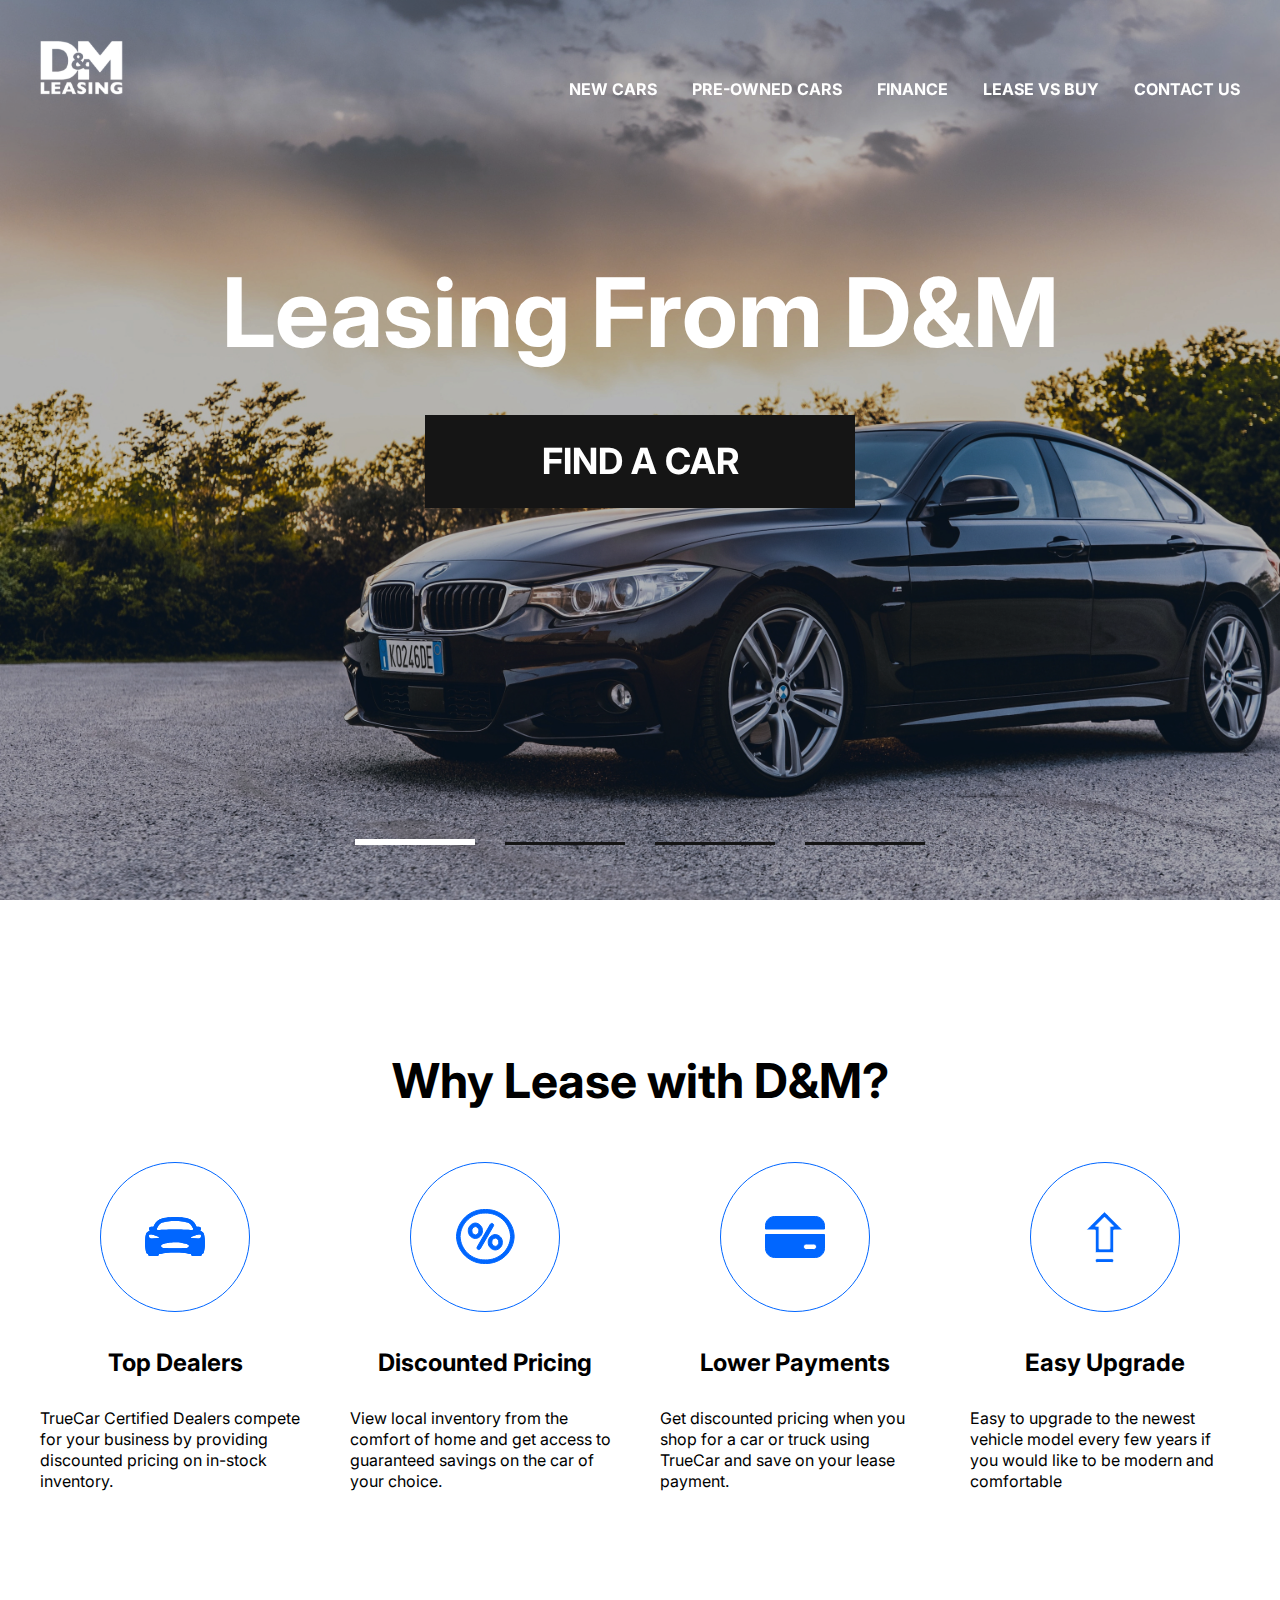
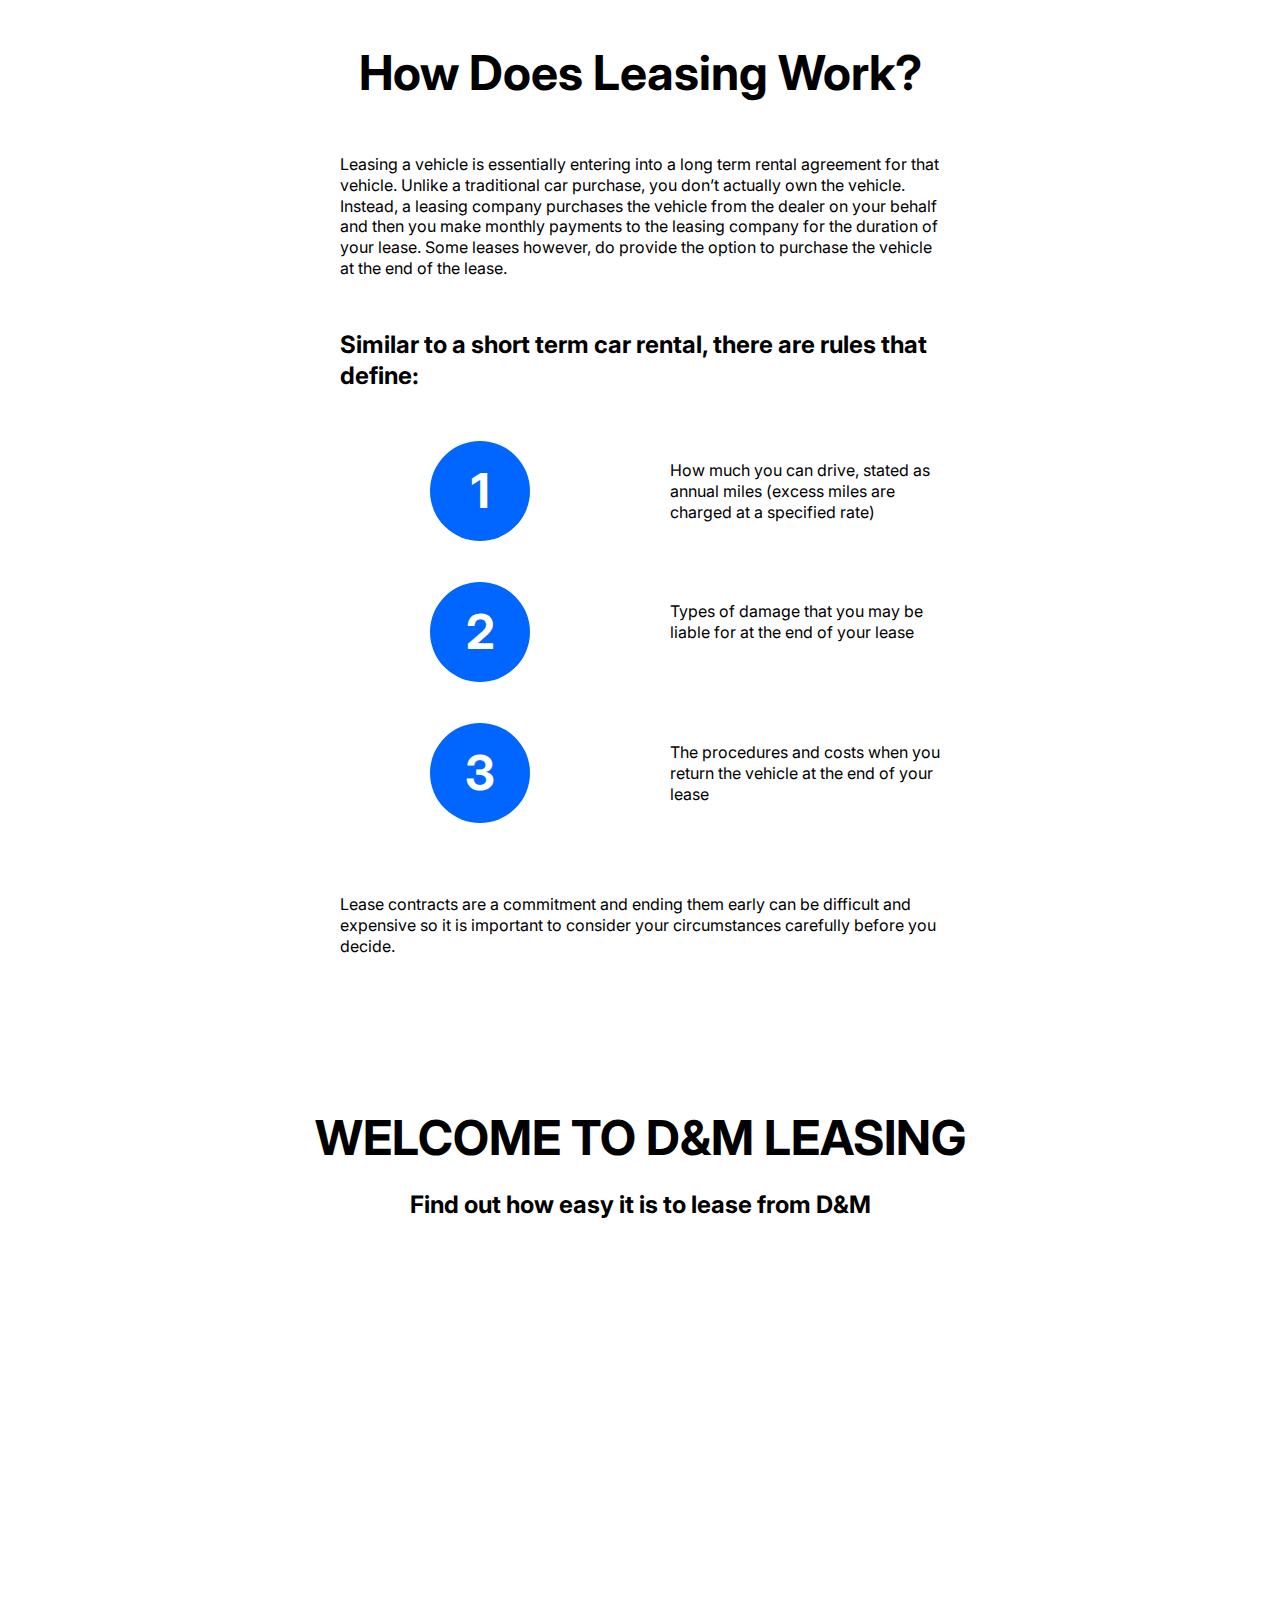
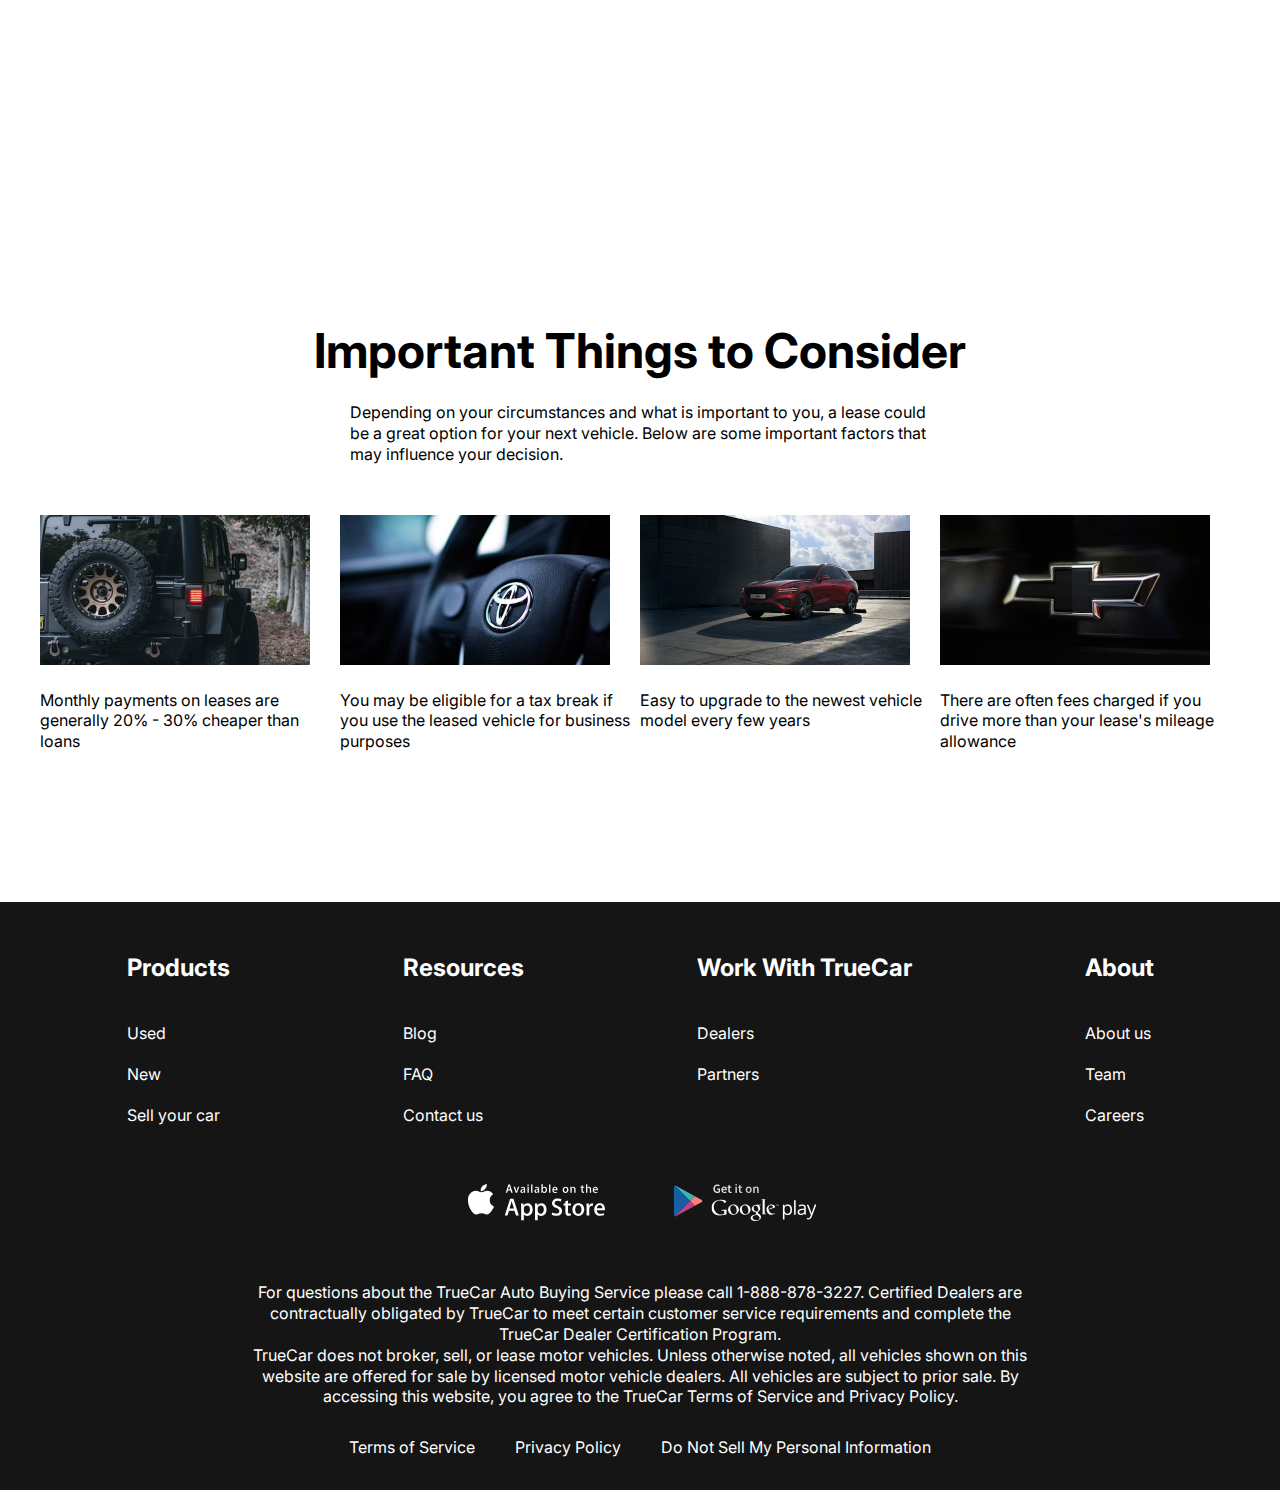
<file: index.html>
<!DOCTYPE html>
<html lang="en">
  <head>
    <meta charset="UTF-8" />
    <meta http-equiv="X-UA-Compatible" content="IE=edge" />
    <meta name="viewport" content="width=device-width, initial-scale=1.0" />
    <title>Leasing From D&M</title>
    <link rel="preconnect" href="https://fonts.googleapis.com" />
    <link rel="preconnect" href="https://fonts.gstatic.com" crossorigin />
    <link
      href="https://fonts.googleapis.com/css2?family=Inter:wght@400;700&display=swap"
      rel="stylesheet"
    />
    <link
      rel="stylesheet"
      href="https://cdn.jsdelivr.net/npm/swiper@9/swiper-bundle.min.css"
    />
    <link rel="stylesheet" href="css/style.css" />
  </head>
  <body>
    <div class="wrapper">
      <header class="header header-main">
        <div class="container">
          <div class="header__inner">
            <a class="logo" href="index.html">
              <img class="logo__img" src="images/logo.svg" alt="logo-img" />
            </a>
            <nav class="menu">
              <button class="menu__btn">
                <span></span>
                <span></span>
                <span></span>
              </button>
              <ul class="menu__list">
                <li class="menu__list-item">
                  <a class="menu__list-link" href="new-cars.html">NEW CARS</a>
                </li>
                <li class="menu__list-item">
                  <a class="menu__list-link" href="#">PRE-OWNED CARS</a>
                </li>
                <li class="menu__list-item">
                  <a class="menu__list-link" href="#">FINANCE</a>
                </li>
                <li class="menu__list-item">
                  <a class="menu__list-link" href="#">LEASE VS BUY</a>
                </li>
                <li class="menu__list-item">
                  <a class="menu__list-link" href="contacts.html">CONTACT US</a>
                </li>
              </ul>
            </nav>
          </div>
        </div>
      </header>
      <main class="main">
        <section class="top">
          <div class="container">
            <h1 class="titele">Leasing From D&M</h1>
            <a class="top__link" href="new-cars.html">FIND A CAR</a>
          </div>
        </section>
        <div class="slider">
          <div class="swiper">
            <div class="swiper-wrapper">
              <div
                class="swiper-slide"
                style="background-image: url(images/slide-1.jpg)"
              ></div>
              <div
                class="swiper-slide"
                style="background-image: url(images/slide-2.jpg)"
              ></div>
              <div
                class="swiper-slide"
                style="background-image: url(images/slide-1.jpg)"
              ></div>
              <div
                class="swiper-slide"
                style="background-image: url(images/slide-2.jpg)"
              ></div>
            </div>
            <div class="swiper-pagination"></div>
          </div>
        </div>
        <section class="why-leade">
          <div class="container">
            <h2 class="section-title">Why Lease with D&M?</h2>
            <ul class="why-leade__list">
              <li class="why-leade__item">
                <img
                  class="why-leade__item-img"
                  src="images/why-leade-1.svg"
                  alt=""
                />
                <h3 class="why-leade__item-title">Top Dealers</h3>
                <p class="why-leade__item-text">
                  TrueCar Certified Dealers compete for your business by
                  providing discounted pricing on in-stock inventory.
                </p>
              </li>
              <li class="why-leade__item">
                <img
                  class="why-leade__item-img"
                  src="images/why-leade-2.svg"
                  alt=""
                />
                <h3 class="why-leade__item-title">Discounted Pricing</h3>
                <p class="why-leade__item-text">
                  View local inventory from the comfort of home and get access
                  to guaranteed savings on the car of your choice.
                </p>
              </li>
              <li class="why-leade__item">
                <img
                  class="why-leade__item-img"
                  src="images/why-leade-3.svg"
                  alt=""
                />
                <h3 class="why-leade__item-title">Lower Payments</h3>
                <p class="why-leade__item-text">
                  Get discounted pricing when you shop for a car or truck using
                  TrueCar and save on your lease payment.
                </p>
              </li>
              <li class="why-leade__item">
                <img
                  class="why-leade__item-img"
                  src="images/why-leade-4.svg"
                  alt=""
                />
                <h3 class="why-leade__item-title">Easy Upgrade</h3>
                <p class="why-leade__item-text">
                  Easy to upgrade to the newest vehicle model every few years if
                  you would like to be modern and comfortable
                </p>
              </li>
            </ul>
          </div>
        </section>
        <section class="how-does">
          <div class="container">
            <div class="how-does__inner">
              <h2 class="section-title">How Does Leasing Work?</h2>
              <p class="how-does__text">
                Leasing a vehicle is essentially entering into a long term
                rental agreement for that vehicle. Unlike a traditional car
                purchase, you don’t actually own the vehicle. Instead, a leasing
                company purchases the vehicle from the dealer on your behalf and
                then you make monthly payments to the leasing company for the
                duration of your lease. Some leases however, do provide the
                option to purchase the vehicle at the end of the lease.
              </p>
              <h4 class="how-does__title">
                Similar to a short term car rental, there are rules that define:
              </h4>
              <ol class="how-does__list">
                <li class="how-does__item">
                  How much you can drive, stated as annual miles (excess miles
                  are charged at a specified rate)
                </li>
                <li class="how-does__item">
                  Types of damage that you may be liable for at the end of your
                  lease
                </li>
                <li class="how-does__item">
                  The procedures and costs when you return the vehicle at the
                  end of your lease
                </li>
              </ol>
              <p class="how-does__text">
                Lease contracts are a commitment and ending them early can be
                difficult and expensive so it is important to consider your
                circumstances carefully before you decide.
              </p>
            </div>
          </div>
        </section>
        <section class="video">
          <div class="container">
            <h2 class="section-title video__title">WELCOME TO D&M LEASING</h2>
            <p class="video__text">Find out how easy it is to lease from D&M</p>
            <iframe
              class="video__content"
              width="1000"
              height="500"
              src="https://www.youtube.com/embed/1RBpS2SXwi4?controls=0"
              title="YouTube video player"
              frameborder="0"
              allow="accelerometer; autoplay; clipboard-write; encrypted-media; gyroscope; picture-in-picture; web-share"
              allowfullscreen
            ></iframe>
          </div>
        </section>
        <section class="important">
          <div class="container">
            <h2 class="section-title important__title">
              Important Things to Consider
            </h2>
            <p class="important__text">
              Depending on your circumstances and what is important to you, a
              lease could be a great option for your next vehicle. Below are
              some important factors that may influence your decision.
            </p>
            <ul class="important__list">
              <li class="important__item">
                <img
                  class="important__item-img"
                  src="images/imp-1.jpg"
                  alt=""
                />
                <p class="important__item-text">
                  Monthly payments on leases are generally 20% - 30% cheaper
                  than loans
                </p>
              </li>
              <li class="important__item">
                <img
                  class="important__item-img"
                  src="images/imp-2.jpg"
                  alt=""
                />
                <p class="important__item-text">
                  You may be eligible for a tax break if you use the leased
                  vehicle for business purposes
                </p>
              </li>
              <li class="important__item">
                <img
                  class="important__item-img"
                  src="images/imp-3.jpg"
                  alt=""
                />
                <p class="important__item-text">
                  Easy to upgrade to the newest vehicle model every few years
                </p>
              </li>
              <li class="important__item">
                <img
                  class="important__item-img"
                  src="images/imp-4.jpg"
                  alt=""
                />
                <p class="important__item-text">
                  There are often fees charged if you drive more than your
                  lease's mileage allowance
                </p>
              </li>
            </ul>
          </div>
        </section>
      </main>
      <footer class="footer">
        <div class="container">
          <nav class="footer__menu">
            <ul class="footer__menu-list">
              <li class="footer__menu-item">
                <p class="footer__menu-title">Products</p>
              </li>
              <li class="footer__menu-item">
                <a class="footer__menu-link" href="#">Used</a>
              </li>
              <li class="footer__menu-item">
                <a class="footer__menu-link" href="new-cars.html">New</a>
              </li>
              <li class="footer__menu-item">
                <a class="footer__menu-link" href="#">Sell your car</a>
              </li>
            </ul>
            <ul class="footer__menu-list">
              <li class="footer__menu-item">
                <p class="footer__menu-title">Resources</p>
              </li>
              <li class="footer__menu-item">
                <a class="footer__menu-link" href="#">Blog</a>
              </li>
              <li class="footer__menu-item">
                <a class="footer__menu-link" href="#">FAQ</a>
              </li>
              <li class="footer__menu-item">
                <a class="footer__menu-link" href="contacts.html">Contact us</a>
              </li>
            </ul>
            <ul class="footer__menu-list">
              <li class="footer__menu-item">
                <p class="footer__menu-title">Work With TrueCar</p>
              </li>
              <li class="footer__menu-item">
                <a class="footer__menu-link" href="#">Dealers</a>
              </li>
              <li class="footer__menu-item">
                <a class="footer__menu-link" href="#">Partners</a>
              </li>
            </ul>
            <ul class="footer__menu-list">
              <li class="footer__menu-item">
                <p class="footer__menu-title">About</p>
              </li>
              <li class="footer__menu-item">
                <a class="footer__menu-link" href="#">About us</a>
              </li>
              <li class="footer__menu-item">
                <a class="footer__menu-link" href="#">Team</a>
              </li>
              <li class="footer__menu-item">
                <a class="footer__menu-link" href="#">Careers</a>
              </li>
            </ul>
          </nav>
          <ul class="app">
            <li class="app__item">
              <a class="app__link" href="#">
                <img class="app__item-img" src="images/appstore.svg" alt="" />
              </a>
            </li>
            <li class="app__item">
              <a class="app__link" href="#">
                <img class="app__item-img" src="images/googleplay.svg" alt="" />
              </a>
            </li>
          </ul>
          <div class="footer__copy">
            <p class="footer__copy-text">
              For questions about the TrueCar Auto Buying Service please call
              1-888-878-3227. Certified Dealers are contractually obligated by
              TrueCar to meet certain customer service requirements and complete
              the TrueCar Dealer Certification Program.
            </p>
            <p class="footer__copy-text">
              TrueCar does not broker, sell, or lease motor vehicles. Unless
              otherwise noted, all vehicles shown on this website are offered
              for sale by licensed motor vehicle dealers. All vehicles are
              subject to prior sale. By accessing this website, you agree to the
              TrueCar Terms of Service and Privacy Policy.
            </p>
          </div>
          <nav class="copy__nav">
            <ul class="copy__nav-list">
              <li class="copy__nav-item">
                <a class="copy__nav-link" href="#">Terms of Service</a>
              </li>
              <li class="copy__nav-item">
                <a class="copy__nav-link" href="#">Privacy Policy</a>
              </li>
              <li class="copy__nav-item">
                <a class="copy__nav-link" href="#"
                  >Do Not Sell My Personal Information</a
                >
              </li>
            </ul>
          </nav>
        </div>
      </footer>
    </div>
    <script src="https://cdn.jsdelivr.net/npm/swiper@9/swiper-bundle.min.js"></script>
    <script src="js/main.js"></script>
  </body>
</html>
</file>
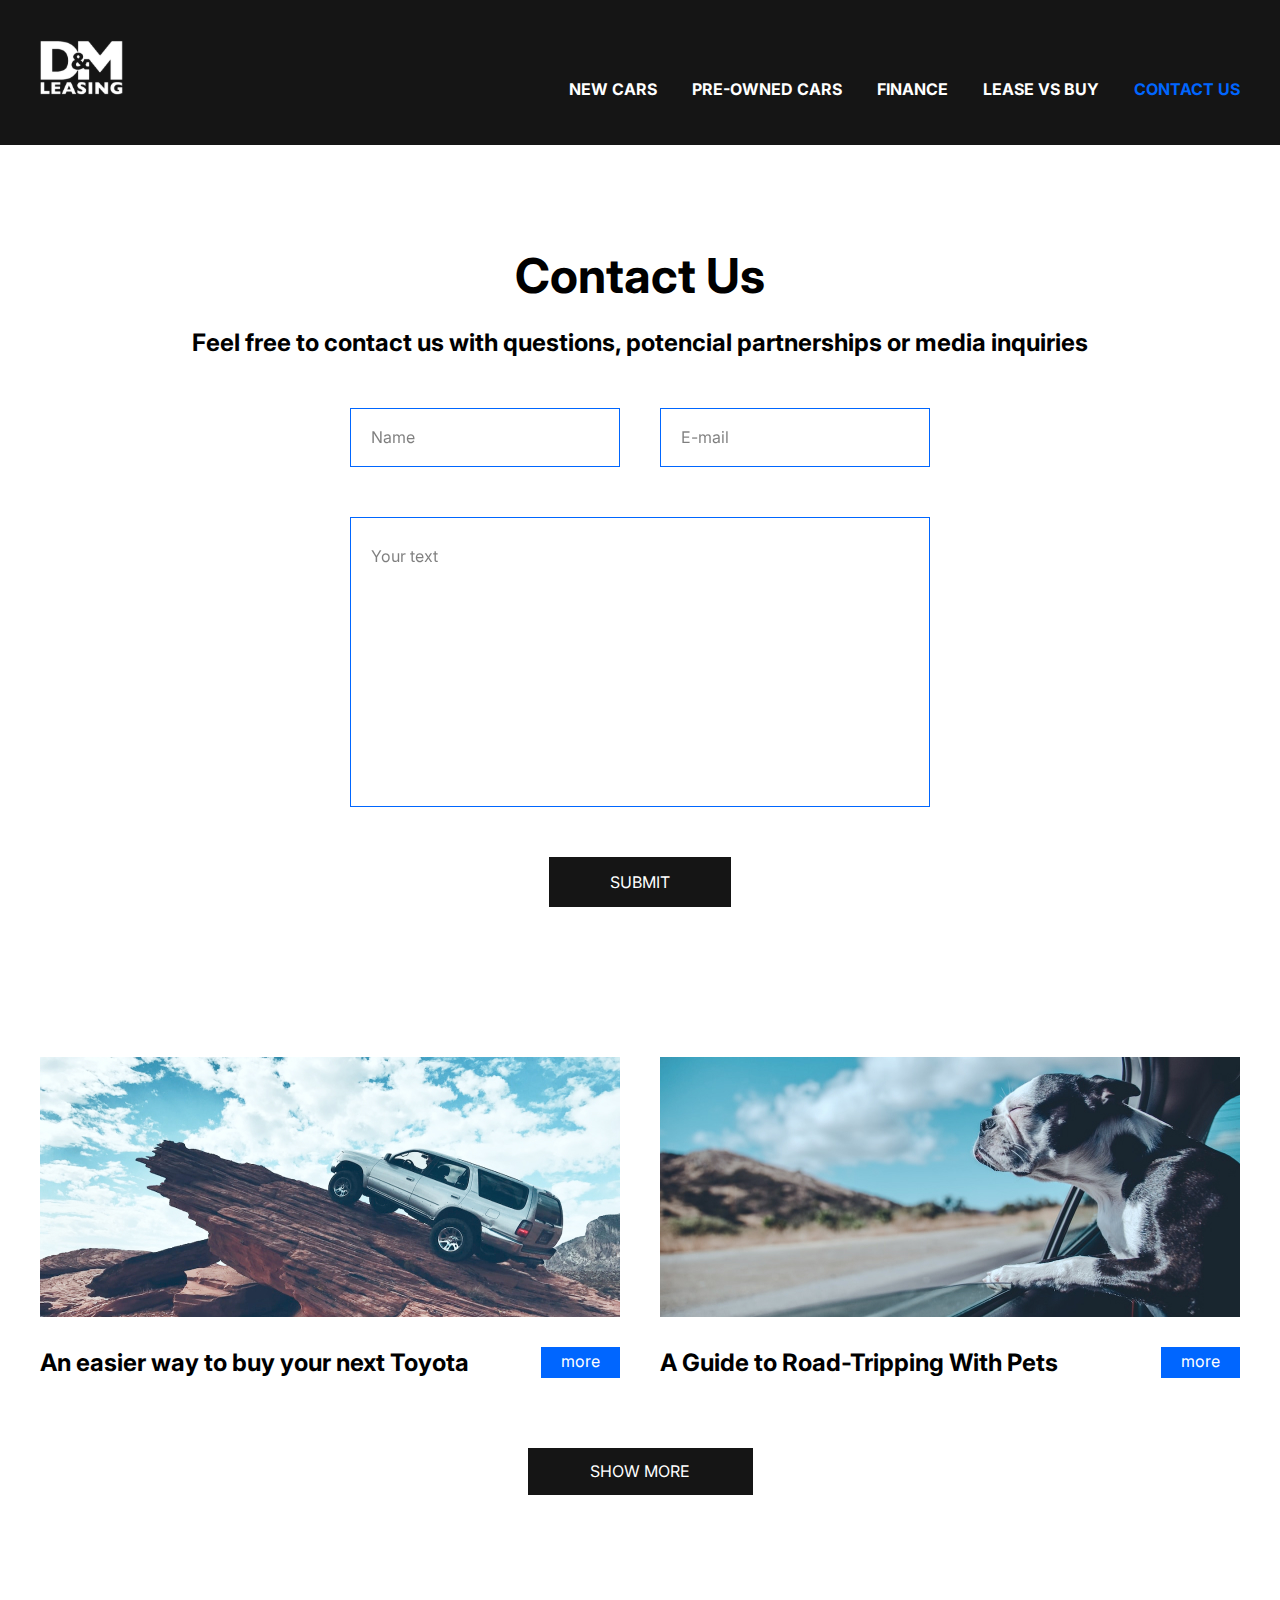
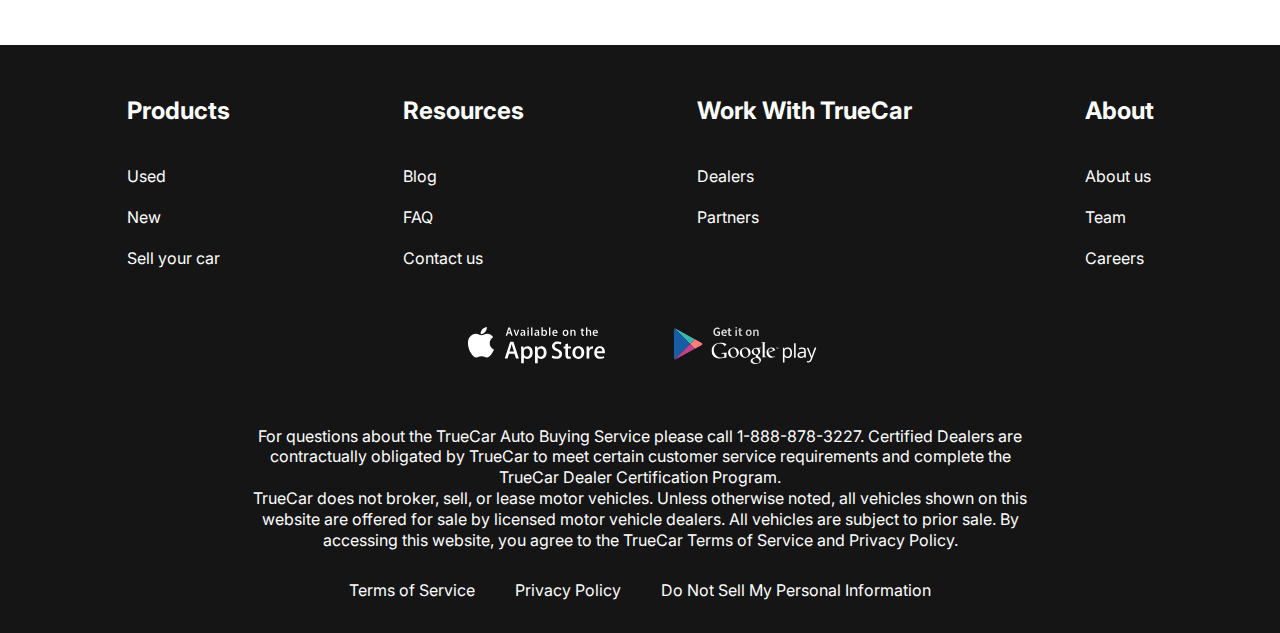
<file: contacts.html>
<!DOCTYPE html>
<html lang="en">
  <head>
    <meta charset="UTF-8" />
    <meta http-equiv="X-UA-Compatible" content="IE=edge" />
    <meta name="viewport" content="width=device-width, initial-scale=1.0" />
    <title>Leasing From D&M</title>
    <link rel="preconnect" href="https://fonts.googleapis.com" />
    <link rel="preconnect" href="https://fonts.gstatic.com" crossorigin />
    <link
      href="https://fonts.googleapis.com/css2?family=Inter:wght@400;700&display=swap"
      rel="stylesheet"
    />
    <link rel="stylesheet" href="css/style.css" />
  </head>
  <body>
    <div class="wrapper">
      <header class="header">
        <div class="container">
          <div class="header__inner">
            <a class="logo" href="index.html">
              <img class="logo__img" src="images/logo.svg" alt="logo-img" />
            </a>
            <nav class="menu">
              <button class="menu__btn">
                <span></span>
                <span></span>
                <span></span>
              </button>
              <ul class="menu__list">
                <li class="menu__list-item">
                  <a class="menu__list-link" href="new-cars.html">NEW CARS</a>
                </li>
                <li class="menu__list-item">
                  <a class="menu__list-link" href="#">PRE-OWNED CARS</a>
                </li>
                <li class="menu__list-item">
                  <a class="menu__list-link" href="#">FINANCE</a>
                </li>
                <li class="menu__list-item">
                  <a class="menu__list-link" href="#">LEASE VS BUY</a>
                </li>
                <li class="menu__list-item">
                  <a
                    class="menu__list-link menu__list-link--active"
                    href="contacts.html"
                    >CONTACT US</a
                  >
                </li>
              </ul>
            </nav>
          </div>
        </div>
      </header>
      <main class="main">
        <section class="contacts">
          <div class="container">
            <h2 class="section-title contacts__title">Contact Us</h2>
            <p class="contacts__text">
              Feel free to contact us with questions, potencial partnerships or
              media inquiries
            </p>
            <form class="form" action="#">
              <input class="form__input" type="text" placeholder="Name" />
              <input class="form__input" type="email" placeholder="E-mail" />
              <textarea
                class="form__textarea"
                placeholder="Your text"
              ></textarea>
              <button class="form__btn" type="submit">SUBMIT</button>
            </form>
          </div>
        </section>
        <section class="blog">
          <div class="container">
            <div class="blog__items">
              <div class="blog__item">
                <img class="blog__item-img" src="images/blog-1.jpg" alt="" />
                <h4 class="blog__item-title">
                  An easier way to buy your next Toyota
                </h4>
                <a class="blog__item-link" href="#">more</a>
              </div>
              <div class="blog__item">
                <img class="blog__item-img" src="images/blog-2.jpg" alt="" />
                <h4 class="blog__item-title">
                  A Guide to Road-Tripping With Pets
                </h4>
                <a class="blog__item-link" href="#">more</a>
              </div>
            </div>
            <a class="showmore-link" href="#">SHOW MORE</a>
          </div>
        </section>
      </main>
      <footer class="footer">
        <div class="container">
          <nav class="footer__menu">
            <ul class="footer__menu-list">
              <li class="footer__menu-item">
                <p class="footer__menu-title">Products</p>
              </li>
              <li class="footer__menu-item">
                <a class="footer__menu-link" href="#">Used</a>
              </li>
              <li class="footer__menu-item">
                <a class="footer__menu-link" href="new-cars.html">New</a>
              </li>
              <li class="footer__menu-item">
                <a class="footer__menu-link" href="#">Sell your car</a>
              </li>
            </ul>
            <ul class="footer__menu-list">
              <li class="footer__menu-item">
                <p class="footer__menu-title">Resources</p>
              </li>
              <li class="footer__menu-item">
                <a class="footer__menu-link" href="#">Blog</a>
              </li>
              <li class="footer__menu-item">
                <a class="footer__menu-link" href="#">FAQ</a>
              </li>
              <li class="footer__menu-item">
                <a class="footer__menu-link" href="contacts.html">Contact us</a>
              </li>
            </ul>
            <ul class="footer__menu-list">
              <li class="footer__menu-item">
                <p class="footer__menu-title">Work With TrueCar</p>
              </li>
              <li class="footer__menu-item">
                <a class="footer__menu-link" href="#">Dealers</a>
              </li>
              <li class="footer__menu-item">
                <a class="footer__menu-link" href="#">Partners</a>
              </li>
            </ul>
            <ul class="footer__menu-list">
              <li class="footer__menu-item">
                <p class="footer__menu-title">About</p>
              </li>
              <li class="footer__menu-item">
                <a class="footer__menu-link" href="#">About us</a>
              </li>
              <li class="footer__menu-item">
                <a class="footer__menu-link" href="#">Team</a>
              </li>
              <li class="footer__menu-item">
                <a class="footer__menu-link" href="#">Careers</a>
              </li>
            </ul>
          </nav>
          <ul class="app">
            <li class="app__item">
              <a class="app__link" href="#">
                <img class="app__item-img" src="images/appstore.svg" alt="" />
              </a>
            </li>
            <li class="app__item">
              <a class="app__link" href="#">
                <img class="app__item-img" src="images/googleplay.svg" alt="" />
              </a>
            </li>
          </ul>
          <div class="footer__copy">
            <p class="footer__copy-text">
              For questions about the TrueCar Auto Buying Service please call
              1-888-878-3227. Certified Dealers are contractually obligated by
              TrueCar to meet certain customer service requirements and complete
              the TrueCar Dealer Certification Program.
            </p>
            <p class="footer__copy-text">
              TrueCar does not broker, sell, or lease motor vehicles. Unless
              otherwise noted, all vehicles shown on this website are offered
              for sale by licensed motor vehicle dealers. All vehicles are
              subject to prior sale. By accessing this website, you agree to the
              TrueCar Terms of Service and Privacy Policy.
            </p>
          </div>
          <nav class="copy__nav">
            <ul class="copy__nav-list">
              <li class="copy__nav-item">
                <a class="copy__nav-link" href="#">Terms of Service</a>
              </li>
              <li class="copy__nav-item">
                <a class="copy__nav-link" href="#">Privacy Policy</a>
              </li>
              <li class="copy__nav-item">
                <a class="copy__nav-link" href="#"
                  >Do Not Sell My Personal Information</a
                >
              </li>
            </ul>
          </nav>
        </div>
      </footer>
    </div>
    <script src="js/main.js"></script>
  </body>
</html>
</file>
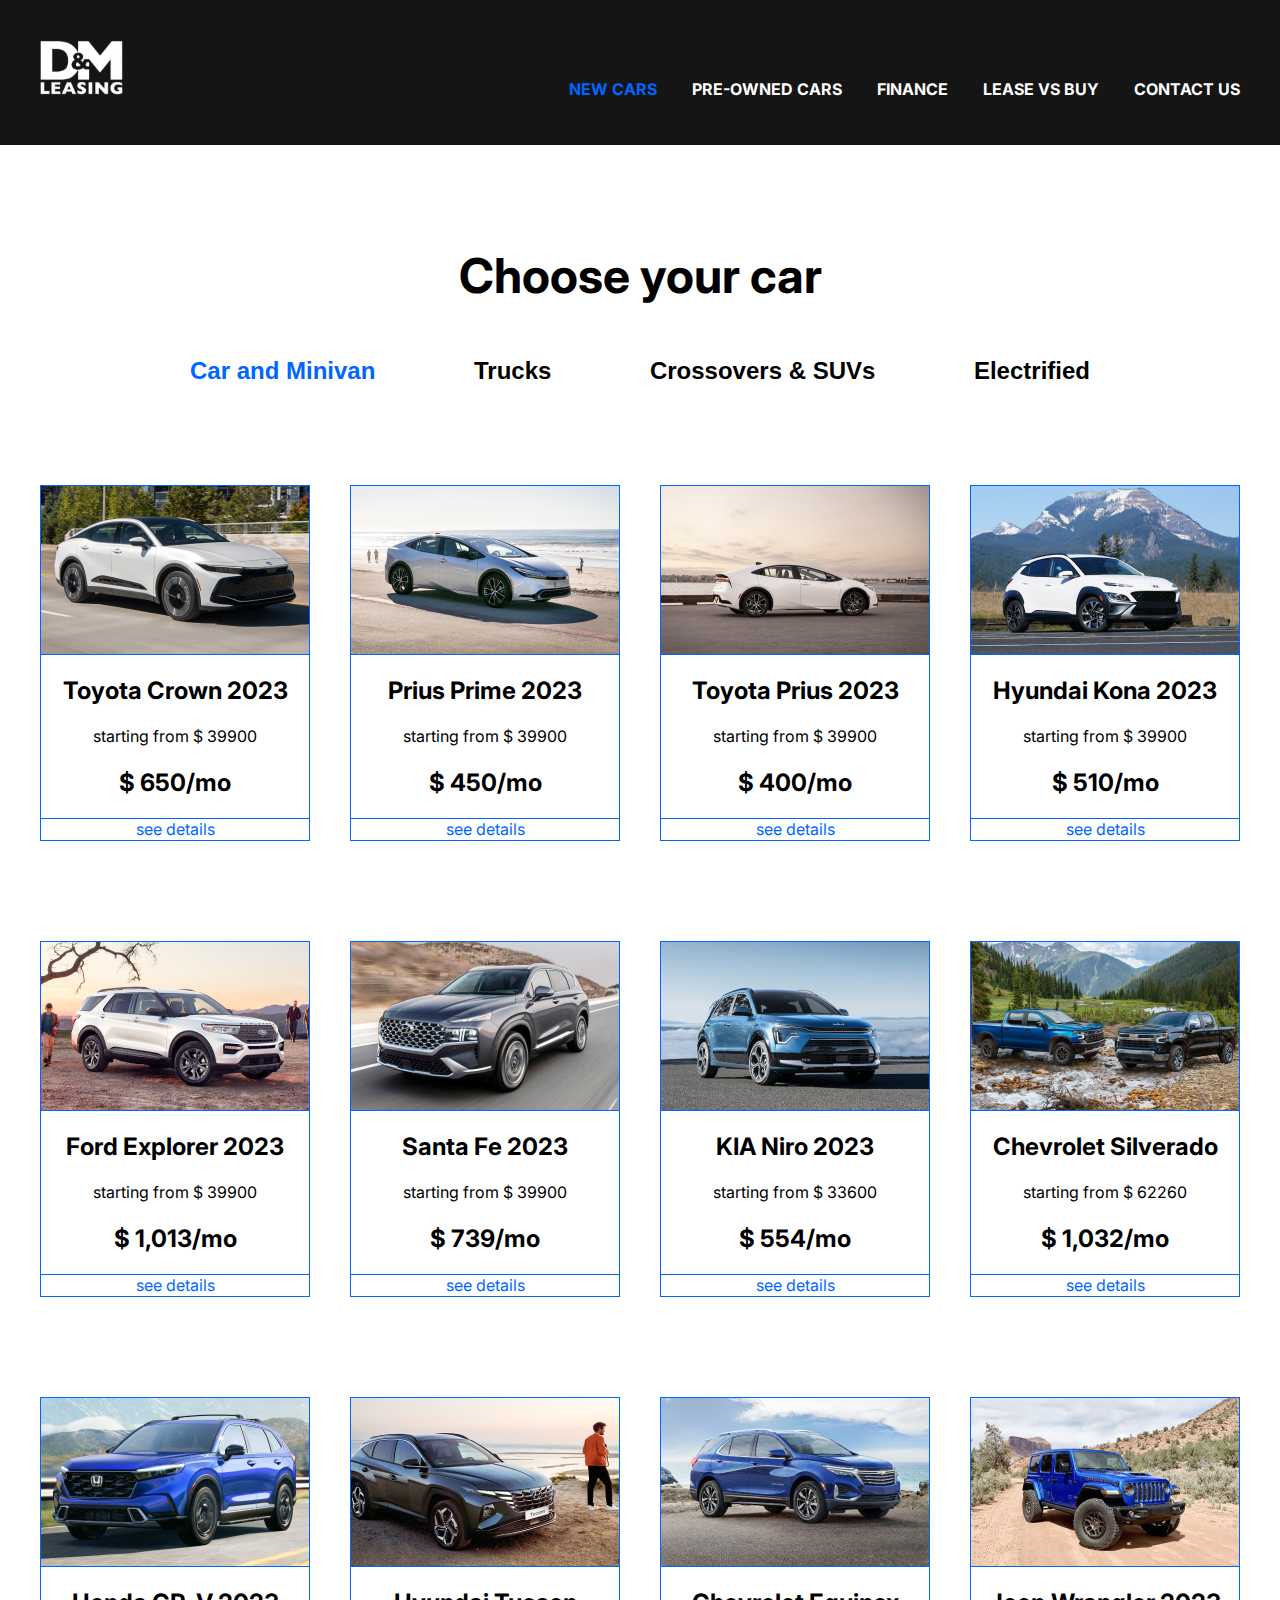
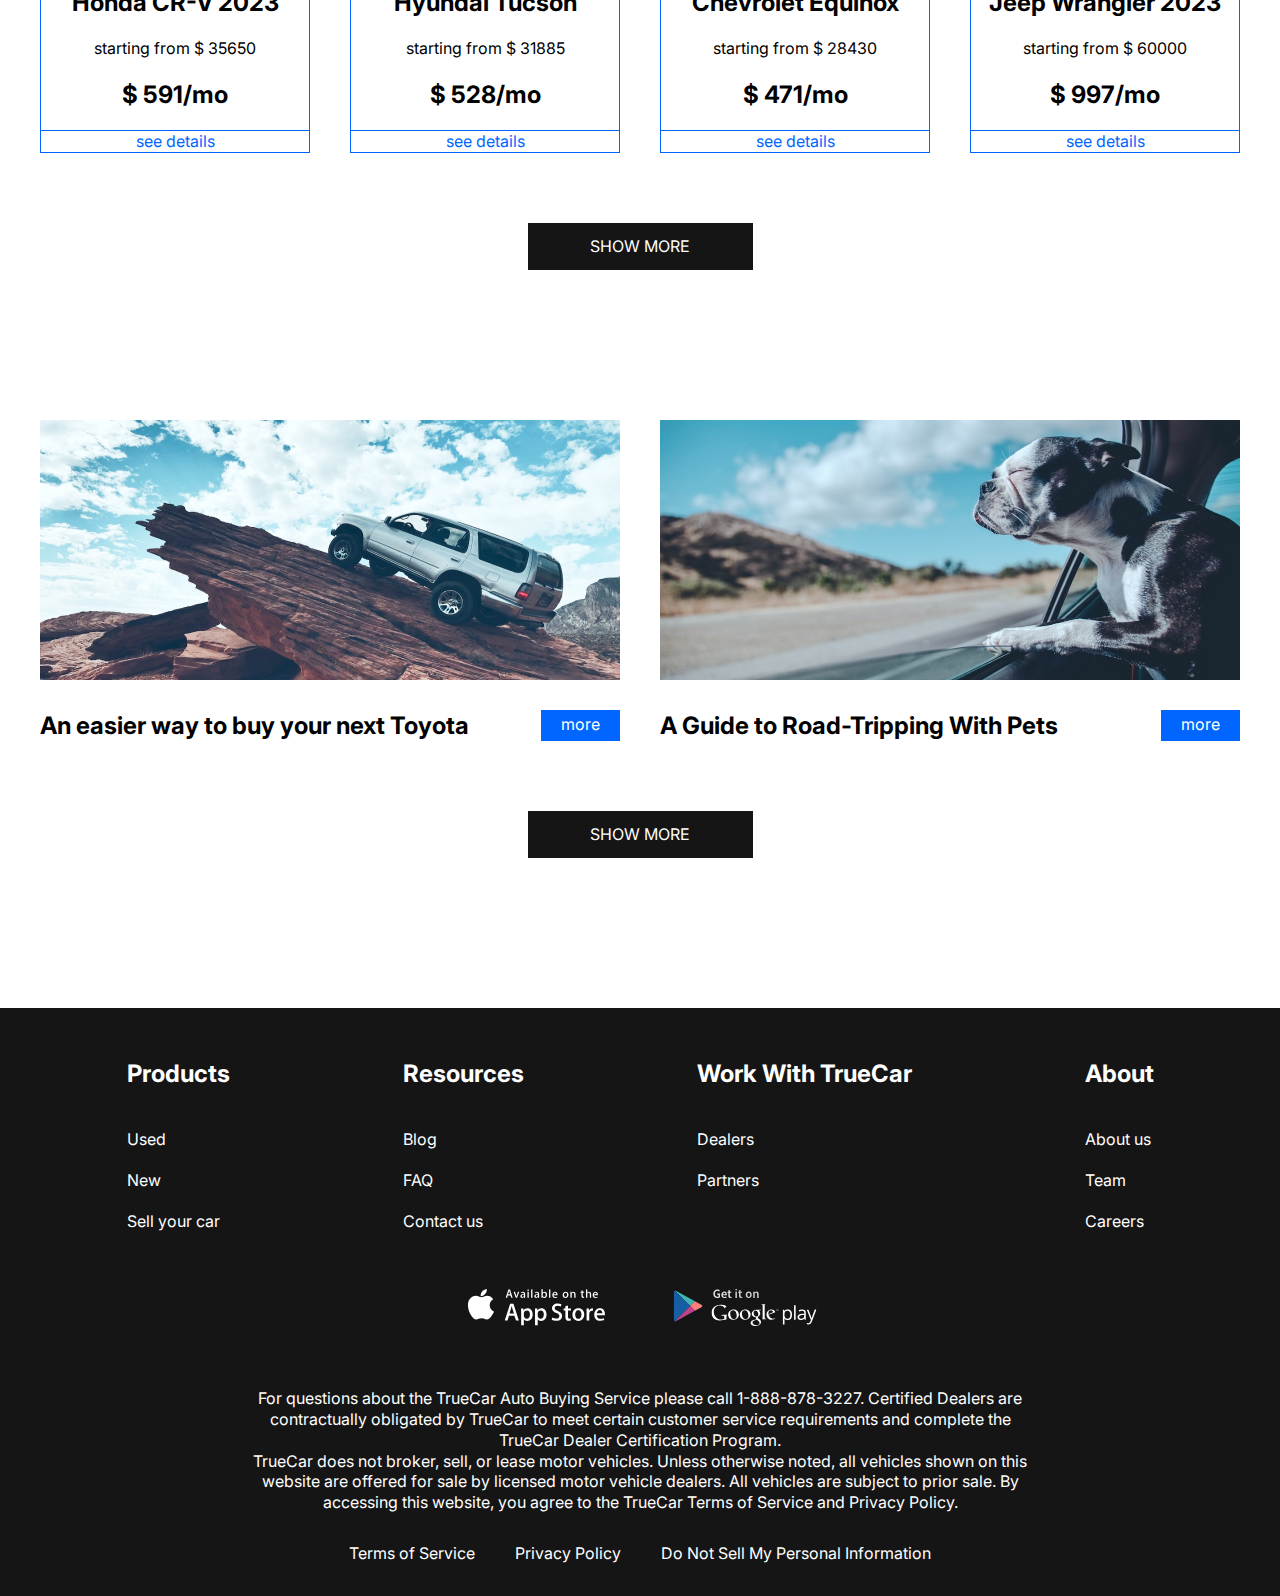
<file: new-cars.html>
<!DOCTYPE html>
<html lang="en">
  <head>
    <meta charset="UTF-8" />
    <meta http-equiv="X-UA-Compatible" content="IE=edge" />
    <meta name="viewport" content="width=device-width, initial-scale=1.0" />
    <title>Leasing From D&M</title>
    <link rel="preconnect" href="https://fonts.googleapis.com" />
    <link rel="preconnect" href="https://fonts.gstatic.com" crossorigin />
    <link
      href="https://fonts.googleapis.com/css2?family=Inter:wght@400;700&display=swap"
      rel="stylesheet"
    />
    <link rel="stylesheet" href="css/style.css" />
  </head>
  <body>
    <div class="wrapper">
      <header class="header">
        <div class="container">
          <div class="header__inner">
            <a class="logo" href="index.html">
              <img class="logo__img" src="images/logo.svg" alt="logo-img" />
            </a>
            <nav class="menu">
              <button class="menu__btn">
                <span></span>
                <span></span>
                <span></span>
              </button>
              <ul class="menu__list">
                <li class="menu__list-item">
                  <a
                    class="menu__list-link menu__list-link--active"
                    href="new-cars.html"
                    >NEW CARS</a
                  >
                </li>
                <li class="menu__list-item">
                  <a class="menu__list-link" href="#">PRE-OWNED CARS</a>
                </li>
                <li class="menu__list-item">
                  <a class="menu__list-link" href="#">FINANCE</a>
                </li>
                <li class="menu__list-item">
                  <a class="menu__list-link" href="#">LEASE VS BUY</a>
                </li>
                <li class="menu__list-item">
                  <a class="menu__list-link" href="contacts.html">CONTACT US</a>
                </li>
              </ul>
            </nav>
          </div>
        </div>
      </header>
      <main class="main">
        <section class="chose">
          <div class="container">
            <h2 class="section-title">Choose your car</h2>
            <div class="tabs">
              <div class="tabs__btn">
                <button
                  class="tabs__btn-item tabs__btn-item--active"
                  data-button="content-1"
                >
                  Car and Minivan
                </button>
                <button class="tabs__btn-item" data-button="content-2">
                  Trucks
                </button>
                <button class="tabs__btn-item" data-button="content-3">
                  Crossovers & SUVs
                </button>
                <button class="tabs__btn-item" data-button="content-4">
                  Electrified
                </button>
              </div>
              <div class="tabs__content">
                <div
                  class="tabs__content-item tabs__content-item--active"
                  id="content-1"
                >
                  <div class="card">
                    <img class="card__img" src="images/card-1.jpg" alt="" />
                    <div class="card__contant">
                      <h4 class="card__title">Toyota Crown 2023</h4>
                      <p class="card__text">starting from $ 39900</p>
                      <p class="card__price">$ 650/mo</p>
                    </div>
                    <a class="card__link" href="#">see details</a>
                  </div>
                  <div class="card">
                    <img class="card__img" src="images/card-2.jpg" alt="" />
                    <div class="card__contant">
                      <h4 class="card__title">Prius Prime 2023</h4>
                      <p class="card__text">starting from $ 39900</p>
                      <p class="card__price">$ 450/mo</p>
                    </div>
                    <a class="card__link" href="#">see details</a>
                  </div>
                  <div class="card">
                    <img class="card__img" src="images/card-3.jpg" alt="" />
                    <div class="card__contant">
                      <h4 class="card__title">Toyota Prius 2023</h4>
                      <p class="card__text">starting from $ 39900</p>
                      <p class="card__price">$ 400/mo</p>
                    </div>
                    <a class="card__link" href="#">see details</a>
                  </div>
                  <div class="card">
                    <img class="card__img" src="images/card-4.jpg" alt="" />
                    <div class="card__contant">
                      <h4 class="card__title">Hyundai Kona 2023</h4>
                      <p class="card__text">starting from $ 39900</p>
                      <p class="card__price">$ 510/mo</p>
                    </div>
                    <a class="card__link" href="#">see details</a>
                  </div>
                  <div class="card">
                    <img class="card__img" src="images/card-5.jpg" alt="" />
                    <div class="card__contant">
                      <h4 class="card__title">Ford Explorer 2023</h4>
                      <p class="card__text">starting from $ 39900</p>
                      <p class="card__price">$ 1,013/mo</p>
                    </div>
                    <a class="card__link" href="#">see details</a>
                  </div>
                  <div class="card">
                    <img class="card__img" src="images/card-6.jpg" alt="" />
                    <div class="card__contant">
                      <h4 class="card__title">Santa Fe 2023</h4>
                      <p class="card__text">starting from $ 39900</p>
                      <p class="card__price">$ 739/mo</p>
                    </div>
                    <a class="card__link" href="#">see details</a>
                  </div>
                  <div class="card">
                    <img class="card__img" src="images/card-7.jpg" alt="" />
                    <div class="card__contant">
                      <h4 class="card__title">KIA Niro 2023</h4>
                      <p class="card__text">starting from $ 33600</p>
                      <p class="card__price">$ 554/mo</p>
                    </div>
                    <a class="card__link" href="#">see details</a>
                  </div>
                  <div class="card">
                    <img class="card__img" src="images/card-8.jpg" alt="" />
                    <div class="card__contant">
                      <h4 class="card__title">Chevrolet Silverado</h4>
                      <p class="card__text">starting from $ 62260</p>
                      <p class="card__price">$ 1,032/mo</p>
                    </div>
                    <a class="card__link" href="#">see details</a>
                  </div>
                  <div class="card">
                    <img class="card__img" src="images/card-9.jpg" alt="" />
                    <div class="card__contant">
                      <h4 class="card__title">Honda CR-V 2023</h4>
                      <p class="card__text">starting from $ 35650</p>
                      <p class="card__price">$ 591/mo</p>
                    </div>
                    <a class="card__link" href="#">see details</a>
                  </div>
                  <div class="card">
                    <img class="card__img" src="images/card-10.jpg" alt="" />
                    <div class="card__contant">
                      <h4 class="card__title">Hyundai Tucson</h4>
                      <p class="card__text">starting from $ 31885</p>
                      <p class="card__price">$ 528/mo</p>
                    </div>
                    <a class="card__link" href="#">see details</a>
                  </div>
                  <div class="card">
                    <img class="card__img" src="images/card-11.jpg" alt="" />
                    <div class="card__contant">
                      <h4 class="card__title">Chevrolet Equinox</h4>
                      <p class="card__text">starting from $ 28430</p>
                      <p class="card__price">$ 471/mo</p>
                    </div>
                    <a class="card__link" href="#">see details</a>
                  </div>
                  <div class="card">
                    <img class="card__img" src="images/card-12.jpg" alt="" />
                    <div class="card__contant">
                      <h4 class="card__title">Jeep Wrangler 2023</h4>
                      <p class="card__text">starting from $ 60000</p>
                      <p class="card__price">$ 997/mo</p>
                    </div>
                    <a class="card__link" href="#">see details</a>
                  </div>
                </div>
                <div class="tabs__content-item" id="content-2">
                   <div class="card">
                    <img class="card__img" src="images/card-1.jpg" alt="" />
                    <div class="card__contant">
                      <h4 class="card__title">Toyota Crown 2023</h4>
                      <p class="card__text">starting from $ 39900</p>
                      <p class="card__price">$ 650/mo</p>
                    </div>
                    <a class="card__link" href="#">see details</a>
                  </div>
                  <div class="card">
                    <img class="card__img" src="images/card-2.jpg" alt="" />
                    <div class="card__contant">
                      <h4 class="card__title">Prius Prime 2023</h4>
                      <p class="card__text">starting from $ 39900</p>
                      <p class="card__price">$ 450/mo</p>
                    </div>
                    <a class="card__link" href="#">see details</a>
                  </div>
                  <div class="card">
                    <img class="card__img" src="images/card-3.jpg" alt="" />
                    <div class="card__contant">
                      <h4 class="card__title">Toyota Prius 2023</h4>
                      <p class="card__text">starting from $ 39900</p>
                      <p class="card__price">$ 400/mo</p>
                    </div>
                    <a class="card__link" href="#">see details</a>
                  </div>
                </div>
                <div class="tabs__content-item" id="content-3">
                  <div class="card">
                    <img class="card__img" src="images/card-5.jpg" alt="" />
                    <div class="card__contant">
                      <h4 class="card__title">Ford Explorer 2023</h4>
                      <p class="card__text">starting from $ 39900</p>
                      <p class="card__price">$ 1,013/mo</p>
                    </div>
                    <a class="card__link" href="#">see details</a>
                  </div>
                  <div class="card">
                    <img class="card__img" src="images/card-6.jpg" alt="" />
                    <div class="card__contant">
                      <h4 class="card__title">Santa Fe 2023</h4>
                      <p class="card__text">starting from $ 39900</p>
                      <p class="card__price">$ 739/mo</p>
                    </div>
                    <a class="card__link" href="#">see details</a>
                  </div>
                  <div class="card">
                    <img class="card__img" src="images/card-7.jpg" alt="" />
                    <div class="card__contant">
                      <h4 class="card__title">KIA Niro 2023</h4>
                      <p class="card__text">starting from $ 33600</p>
                      <p class="card__price">$ 554/mo</p>
                    </div>
                    <a class="card__link" href="#">see details</a>
                  </div>
                  <div class="card">
                    <img class="card__img" src="images/card-8.jpg" alt="" />
                    <div class="card__contant">
                      <h4 class="card__title">Chevrolet Silverado</h4>
                      <p class="card__text">starting from $ 62260</p>
                      <p class="card__price">$ 1,032/mo</p>
                    </div>
                    <a class="card__link" href="#">see details</a>
                  </div>
                </div>
                <div class="tabs__content-item" id="content-4">
                  <div class="card">
                    <img class="card__img" src="images/card-8.jpg" alt="" />
                    <div class="card__contant">
                      <h4 class="card__title">Chevrolet Silverado</h4>
                      <p class="card__text">starting from $ 62260</p>
                      <p class="card__price">$ 1,032/mo</p>
                    </div>
                    <a class="card__link" href="#">see details</a>
                  </div>
                  <div class="card">
                    <img class="card__img" src="images/card-9.jpg" alt="" />
                    <div class="card__contant">
                      <h4 class="card__title">Honda CR-V 2023</h4>
                      <p class="card__text">starting from $ 35650</p>
                      <p class="card__price">$ 591/mo</p>
                    </div>
                    <a class="card__link" href="#">see details</a>
                  </div>
                  <div class="card">
                    <img class="card__img" src="images/card-10.jpg" alt="" />
                    <div class="card__contant">
                      <h4 class="card__title">Hyundai Tucson</h4>
                      <p class="card__text">starting from $ 31885</p>
                      <p class="card__price">$ 528/mo</p>
                    </div>
                    <a class="card__link" href="#">see details</a>
                  </div>
                  <div class="card">
                    <img class="card__img" src="images/card-11.jpg" alt="" />
                    <div class="card__contant">
                      <h4 class="card__title">Chevrolet Equinox</h4>
                      <p class="card__text">starting from $ 28430</p>
                      <p class="card__price">$ 471/mo</p>
                    </div>
                    <a class="card__link" href="#">see details</a>
                  </div>
                  <div class="card">
                    <img class="card__img" src="images/card-11.jpg" alt="" />
                    <div class="card__contant">
                      <h4 class="card__title">Chevrolet Equinox</h4>
                      <p class="card__text">starting from $ 28430</p>
                      <p class="card__price">$ 471/mo</p>
                    </div>
                    <a class="card__link" href="#">see details</a>
                  </div>
                  <div class="card">
                    <img class="card__img" src="images/card-11.jpg" alt="" />
                    <div class="card__contant">
                      <h4 class="card__title">Chevrolet Equinox</h4>
                      <p class="card__text">starting from $ 28430</p>
                      <p class="card__price">$ 471/mo</p>
                    </div>
                    <a class="card__link" href="#">see details</a>
                  </div>
              </div>
            </div>
          </div>
          <a class="showmore-link" href="#">SHOW MORE</a>
        </section>
        <section class="blog">
          <div class="container">
            <div class="blog__items">
              <div class="blog__item">
                <img class="blog__item-img" src="images/blog-1.jpg" alt="" />
                <h4 class="blog__item-title">
                  An easier way to buy your next Toyota
                </h4>
                <a class="blog__item-link" href="#">more</a>
              </div>
              <div class="blog__item">
                <img class="blog__item-img" src="images/blog-2.jpg" alt="" />
                <h4 class="blog__item-title">
                  A Guide to Road-Tripping With Pets
                </h4>
                <a class="blog__item-link" href="#">more</a>
              </div>
            </div>
            <a class="showmore-link" href="#">SHOW MORE</a>
          </div>
        </section>
      </main>
      <footer class="footer">
        <div class="container">
          <nav class="footer__menu">
            <ul class="footer__menu-list">
              <li class="footer__menu-item">
                <p class="footer__menu-title">Products</p>
              </li>
              <li class="footer__menu-item">
                <a class="footer__menu-link" href="#">Used</a>
              </li>
              <li class="footer__menu-item">
                <a class="footer__menu-link" href="new-cars.html">New</a>
              </li>
              <li class="footer__menu-item">
                <a class="footer__menu-link" href="#">Sell your car</a>
              </li>
            </ul>
            <ul class="footer__menu-list">
              <li class="footer__menu-item">
                <p class="footer__menu-title">Resources</p>
              </li>
              <li class="footer__menu-item">
                <a class="footer__menu-link" href="#">Blog</a>
              </li>
              <li class="footer__menu-item">
                <a class="footer__menu-link" href="#">FAQ</a>
              </li>
              <li class="footer__menu-item">
                <a class="footer__menu-link" href="contacts.html">Contact us</a>
              </li>
            </ul>
            <ul class="footer__menu-list">
              <li class="footer__menu-item">
                <p class="footer__menu-title">Work With TrueCar</p>
              </li>
              <li class="footer__menu-item">
                <a class="footer__menu-link" href="#">Dealers</a>
              </li>
              <li class="footer__menu-item">
                <a class="footer__menu-link" href="#">Partners</a>
              </li>
            </ul>
            <ul class="footer__menu-list">
              <li class="footer__menu-item">
                <p class="footer__menu-title">About</p>
              </li>
              <li class="footer__menu-item">
                <a class="footer__menu-link" href="#">About us</a>
              </li>
              <li class="footer__menu-item">
                <a class="footer__menu-link" href="#">Team</a>
              </li>
              <li class="footer__menu-item">
                <a class="footer__menu-link" href="#">Careers</a>
              </li>
            </ul>
          </nav>
          <ul class="app">
            <li class="app__item">
              <a class="app__link" href="#">
                <img class="app__item-img" src="images/appstore.svg" alt="" />
              </a>
            </li>
            <li class="app__item">
              <a class="app__link" href="#">
                <img class="app__item-img" src="images/googleplay.svg" alt="" />
              </a>
            </li>
          </ul>
          <div class="footer__copy">
            <p class="footer__copy-text">
              For questions about the TrueCar Auto Buying Service please call
              1-888-878-3227. Certified Dealers are contractually obligated by
              TrueCar to meet certain customer service requirements and complete
              the TrueCar Dealer Certification Program.
            </p>
            <p class="footer__copy-text">
              TrueCar does not broker, sell, or lease motor vehicles. Unless
              otherwise noted, all vehicles shown on this website are offered
              for sale by licensed motor vehicle dealers. All vehicles are
              subject to prior sale. By accessing this website, you agree to the
              TrueCar Terms of Service and Privacy Policy.
            </p>
          </div>
          <nav class="copy__nav">
            <ul class="copy__nav-list">
              <li class="copy__nav-item">
                <a class="copy__nav-link" href="#">Terms of Service</a>
              </li>
              <li class="copy__nav-item">
                <a class="copy__nav-link" href="#">Privacy Policy</a>
              </li>
              <li class="copy__nav-item">
                <a class="copy__nav-link" href="#"
                  >Do Not Sell My Personal Information</a
                >
              </li>
            </ul>
          </nav>
        </div>
      </footer>
    </div>
    <script src="js/main.js"></script>
  </body>
</html>
</file>
<file: css/style.css>
html {
    box-sizing: border-box;
}

*, *::after, *::before {
    box-sizing: inherit;
    margin: 0;
    padding: 0;
}

html,
body {
    height: 100%;
}

ul {
    list-style: none;
}

a {
    text-decoration: none;
    color: inherit;
}

.section-title {
    margin-bottom: 50px;
    font-size: 48px;
    font-weight: 700;
    text-align: center;
} 

.wrapper {
    min-height: 100%;
    display: flex;
    flex-direction: column;
}

.container {
    max-width: 1220px;
    margin: 0 auto;
    padding: 0 10px;
}

body {
    font-family: 'Inter', sans-serif;
    font-size: 16px;
    font-weight: 400;
    line-height: 1.3;
}

.header {
    background-color: #151515;
}

.header-main {
    background-color: transparent;
    position: absolute;
    z-index: 6;
    left: 0;
    right: 0;
}

.header__inner {
    padding-top: 40px;
    padding-bottom: 45px;
    display: flex;
    justify-content: space-between;
    align-items: flex-end;
}

.menu__btn {
    width: 30px;
    height: 20px;
    display: none;
    flex-direction: column;
    justify-content: space-between;
    padding: 0;
    border: none;
    background-color: transparent;
    cursor: pointer;
}

.menu__btn span {
    width: 100%;
    height: 2px;
    background-color: #fff;
}

.menu__list {
    display: flex;
    gap: 35px;
}

.menu__list-link {
    color: #fff;
    text-transform: uppercase;
    font-weight: 700;
}

.menu__list-link--active {
    color: #0066FF;
}

.footer {
    background-color: #151515;
    padding: 50px 0 32px;
    color: #fff;
}

.footer__menu {
    display: flex;
    justify-content: space-around;
    margin-bottom: 50px;
}

.footer__menu-list {
    max-width: 250px;
}

.footer__menu-title {
    font-size: 24px;
    font-weight: 700;
    padding-bottom: 20px;
}

.footer__menu-item + .footer__menu-item {
    padding-top: 20px;
}

.app {
    display: flex;
    justify-content: center;
    gap: 40px;
    margin-bottom: 52px;
}

.footer__copy {
    max-width: 800px;
    margin: 0 auto 30px;
    text-align: center;
}

.copy__nav-list {
    display: flex;
    justify-content: center;
    gap: 40px;
}

.main {
    flex-grow: 1;
}

.top {
    color: #fff;
    text-align: center;
    padding-top: 250px;
    padding-bottom: 50px;
    position: absolute;
    z-index: 5;
    left: 0;
    right: 0;
}

.titele {
    padding-bottom: 40px;
    font-size: 96px;
    font-weight: 700;
}

.top__link {
    background-color: #151515;
    padding: 23px;
    max-width: 430px;
    width: 100%;
    display: inline-block;
    text-transform: uppercase;
    font-size: 36px;
    font-weight: 700;
}

.swiper::after {
    content: '';
    background: rgba(21, 21, 21, .3);
    position: absolute;
    z-index: 5;
    left: 0;
    right: 0;
    top: 0;
    bottom: 0;
}

.swiper-slide {
    background-repeat: no-repeat;
    background-size: cover;
    background-position: center;
    height: 100vh;
}

.swiper-pagination-bullet {
    width: 120px;
    height: 3px;
    background-color: #151515;
    border-radius: 0;
    opacity: 1;
    
}

.swiper-pagination-horizontal.swiper-pagination-bullets .swiper-pagination-bullet {
    margin: 0 15px;
}

.swiper-pagination-bullets.swiper-pagination-horizontal {
    bottom: 50px;
}

.swiper-pagination-bullet-active {
    height: 6px;
    background-color: #fff;
}

.why-leade {
    padding: 150px 0;
}

.why-leade__list {
    display: grid;
    grid-template-columns: repeat(4, 1fr);
    gap: 40px;
    text-align: center;
}

.why-leade__item-img {
    margin-bottom: 30px;
}

.why-leade__item-title {
    margin-bottom: 30px;
    font-size: 24px;
    font-weight: 700;
}

.why-leade__item-text {
    text-align: left;
}

.how-does {
    padding-bottom: 150px;
}

.how-does__inner {
    max-width: 600px;
    margin: 0 auto;
}

.how-does__title {
    font-size: 24px;
    font-weight: 700;
    padding-top: 50px;
}

.how-does__list {
    padding: 50px 0 70px;
    counter-reset: myCounter;
}

.how-does__item {
    list-style-type: none;
    width: 270px;
    position: relative;
    margin-left: auto;
    box-sizing: content-box;
    padding: 19px 0 19px 240px;
    min-height: 63px;
}

.how-does__item + .how-does__item {
    margin-top: 40px;
}

.how-does__item::before {
    counter-increment: myCounter;
    content: counter(myCounter);
    display: flex;
    justify-content: center;
    align-items: center;
    background-color: #0066FF;
    font-size: 48px;
    font-weight: 700;
    color: #fff;
    width: 100px;
    height: 100px;
    border-radius: 50%;
    position: absolute;
    left: 0;
    top: 0;
}

.video {
    padding-bottom: 150px;
}

.video__title {
    margin-bottom: 20px;
}

.video__text {
    font-size: 24px;
    font-weight: 700;
    margin-bottom: 50px;
    text-align: center;
}

.video__content {
    display: block;
    margin: 0 auto;
}

.important {
    padding-bottom: 150px;
}

.important__title {
    margin-bottom: 20px;
}

.important__text {
    max-width: 580px;
    margin: 0 auto 50px;
}

.important__list {
    display: grid;
    grid-template-columns: repeat(4, 1fr);
}

.important__item-img {
    margin-bottom: 20px;
}

.contacts {
    padding: 100px 0 150px;
}

.contacts__title {
    margin-bottom: 20px;
}

.contacts__text {
    text-align: center;
    font-weight: 700;
    font-size: 24px;
    margin-bottom: 50px;
    padding: 0 100px;
}

.form {
    max-width: 580px;
    margin: 0 auto;
    display: flex;
    justify-content: space-between;
    flex-wrap: wrap;
}

.form__input {
    width: 270px;
    padding: 18px 20px;
    display: inline-block;
    border: 1px solid #0066FF;
    margin-bottom: 50px;
    font-family: 'Inter', sans-serif;
    font-size: 16px;
    font-weight: 400;
    line-height: 1.3;
    color: #000;
}

.form__input::placeholder,
.form__textarea::placeholder {
    font-family: 'Inter', sans-serif;
    font-size: 16px;
    font-weight: 400;
    line-height: 1.3;
    color: #000;
    opacity: 0.5;
}

.form__textarea {
    width: 100%;
    resize: none;
    padding: 28px 20px;
    height: 290px;
    border: 1px solid #0066FF;
    font-family: 'Inter', sans-serif;
    font-size: 16px;
    font-weight: 400;
    line-height: 1.3;
    color: #000;
    margin-bottom: 50px;
}

.form__btn {
    text-transform: auto;
    background-color: #151515;
    color: #fff;
    font-family: 'Inter', sans-serif;
    font-size: 16px;
    font-weight: 400;
    padding: 15px 61px;
    margin: 0 auto;
    cursor: pointer;
    border: none;
}

.blog {
    padding-bottom: 150px;
}

.blog__items {
    display: grid;
    grid-template-columns: repeat(2, 1fr);
    gap: 40px;
    margin-bottom: 70px;
}

.blog__item {
    display: flex;
    justify-content: space-between;
    flex-wrap: wrap;
}

.blog__item-img {
    margin-bottom: 30px;
    width: 100%;
}

.blog__item-title {
    flex-basis: 446px;
    font-size: 24px;
    font-weight: 700;
}

.blog__item-link {
    color: #fff;
    background-color: #0066FF;
    padding: 4px 20px;
}

.showmore-link {
    text-transform: uppercase;
    background-color: #151515;
    color: #fff;
    padding: 13px;
    width: 225px;
    margin: 0 auto;
    text-align: center;
    display: block;
}

.chose {
    padding: 100px 0 150px;
}

.tabs {
    margin-bottom: 70px;
}

.tabs__btn {
    padding: 0 150px 100px;
    display: flex;
    justify-content: space-between;
    gap: 80px;
}

.tabs__btn-item {
    font-size: 24px;
    font-weight: 700;
    cursor: pointer;
    border: none;
    background-color: transparent;
    padding: 0;
}

.tabs__btn-item--active {
    color: #0066FF;
}

.tabs__content-item {
    display: none;
    grid-template-columns: repeat(4, 1fr);
    gap: 100px 40px;
}

.tabs__content-item.tabs__content-item--active {
    display: grid;
}

.card {
    text-align: center;
}

.card__img {
    display: block;
    width: 100%;
}

.card__contant {
    padding: 0 5px;
    border: 1px solid #0066FF;
    border-top: 0;
    max-width: 270px;
}

.card__title {
    padding-top: 20px;
    margin-bottom: 20px;
    font-size: 24px;
    font-weight: 700;
}

.card__text {
    margin-bottom: 20px;
}

.card__price {
    margin-bottom: 20px;
    font-weight: 700;
    font-size: 24px;
}

.card__link {
    padding: 0 5px;
    border: 1px solid #0066FF;
    display: block;
    max-width: 270px;
    border-top: 0;
    color: #0066FF;
}

@media (max-width: 1180px) {
    .important__list {
        gap: 30px 20px;
    }
    .important__item-img {
        width: 100%;
    }
    .tabs__content-item {
        grid-template-columns: repeat(3, 1fr);
    }
}

@media (max-width: 1040px) {
    .video__content {
        width: 100%;
    }
    .tabs__btn {
        padding: 0 0 50px;
        gap: 20px;
    }
    .card__contant,
    .card__link {
        max-width: 100%;
    }
}

@media (max-width: 860px) {
    .menu__btn {
        display: flex;
    }
    .menu__btn, 
    .logo {
        position: relative;
        z-index: 10;
    }
    .menu__list {
        position: absolute;
        z-index: 6;
        background-color: #151515;
        flex-direction: column;
        align-items: center;
        gap: 50px;
        top: 0;
        left: 0;
        right: 0;
        bottom: 0;
        height: 100vh;
        padding-top: 200px;
        transform: translateY(-100%);
        transition: transform .3s ease;
    }
    .menu__list.menu__list--active {
        transform: translateY(0%);
    }
    .why-leade__list {
        grid-template-columns: repeat(2, 1fr);
        gap: 20px;
    }
    .important__list {
        grid-template-columns: repeat(2, 1fr);
    }
    .tabs__content-item {
        grid-template-columns: repeat(2, 1fr);
    }
}

@media (max-width: 768px) {
    .titele {
        font-size: 70px;
    }
    .top__link {
        max-width: 360px;
        font-size: 28px;
        padding: 16px;
    }
    .swiper-pagination-bullet {
        width: 60px;
    }
    .swiper-pagination-bullet-active {
        height: 4px;
    }
    .video__content {
        height: 400px;
    }
    .footer__menu {
        display: grid;
        grid-template-columns: repeat(2, 1fr);
        gap: 40px;
    }
}

@media (max-width: 650px) {
    .tabs__btn-item {
        font-size: 18px;
    }
    .tabs__content-item {
        grid-template-columns: repeat(1, 1fr);
    }
    .blog__items {
        grid-template-columns: repeat(1, 1fr);
    }
    .contacts {
        padding: 50px 0;
    }
    .contacts__text {
        padding: 0;
    }
    .form__input {
        width: 100%;
        margin-bottom: 30px;
    }
}

@media (max-width: 540px) {
    .titele {
        font-size: 60px;
    }
    .top__link {
    max-width: 310px;
    font-size: 24px;
    }
    .swiper-pagination-horizontal.swiper-pagination-bullets .swiper-pagination-bullet {
        margin: 0 10px;
    }
    .swiper-pagination-bullet {
        width: 35px;
    }
    .why-leade__list {
        grid-template-columns: repeat(1, 1fr);
    }
    .why-leade {
        padding: 50px 0;
    }
    .section-title {
        font-size: 34px;
    }
    .how-does {
        padding-bottom: 50px;
    }
    .how-does__list {
        padding: 30px 0 40px;
    }
    .how-does__item {
        padding: 65px 0 19px 0;
        margin-right: auto;
    }
    .how-does__item::before {
        right: 0;
        margin: 0 auto;
        width: 50px;
        height: 50px;
        font-size: 32px;
    }
    .video {
        padding-bottom: 50px;
    }
    .video__content {
        height: 200px;
    }
    .important {
        padding-bottom: 50px;
    }
    .important__list {
        grid-template-columns: repeat(1, 1fr);
    }
    .app,
    .copy__nav-list {
        flex-direction: column;
        align-items: center;
    }
    .copy__nav-list {
        gap: 20px;
    }  
    .chose {
        padding: 50px 0 50px;
    }
    .tabs__btn {
        flex-direction: column;
    }
    .tabs__content-item {
        gap: 40px;
    }
    .blog {
        padding-bottom: 50px;
    }
    .blog__item-title {
        margin-bottom: 10px;
    }
    .blog__item-link {
        margin-left: auto;
    }
}
</file>
